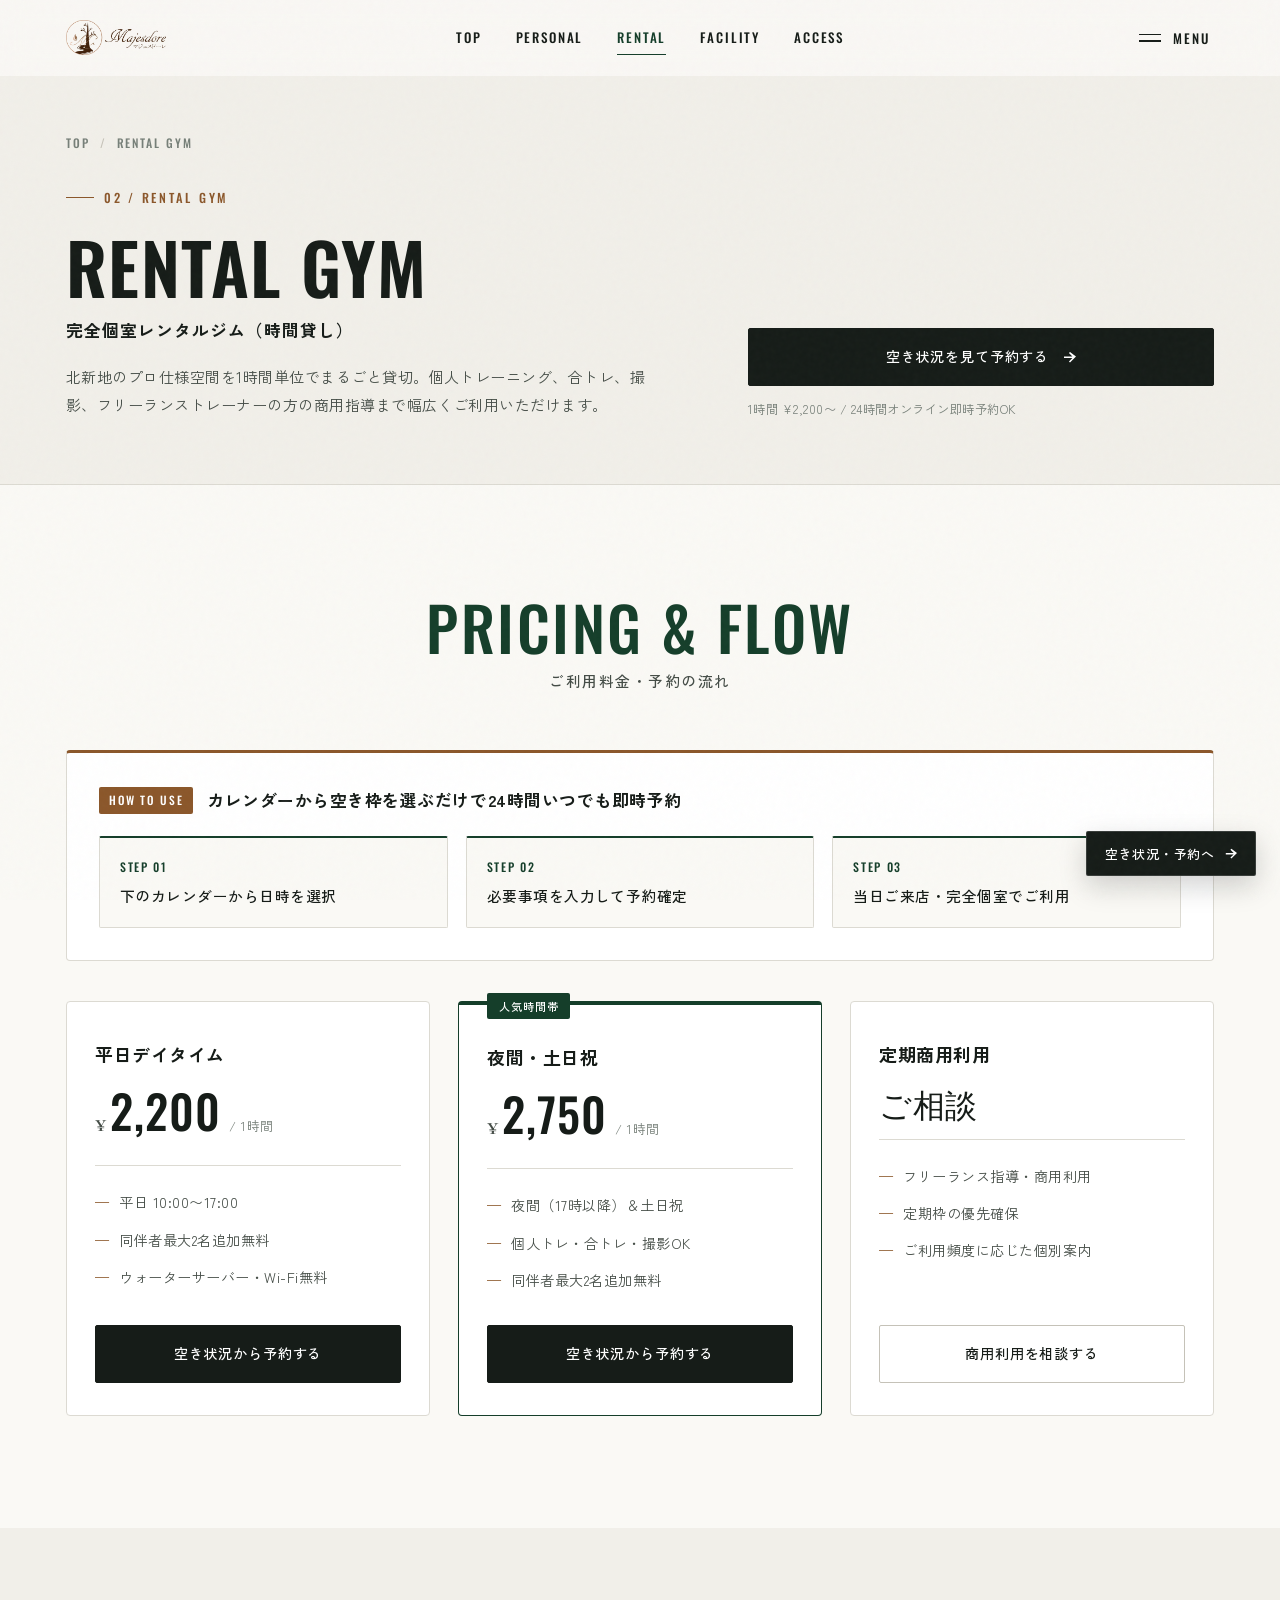
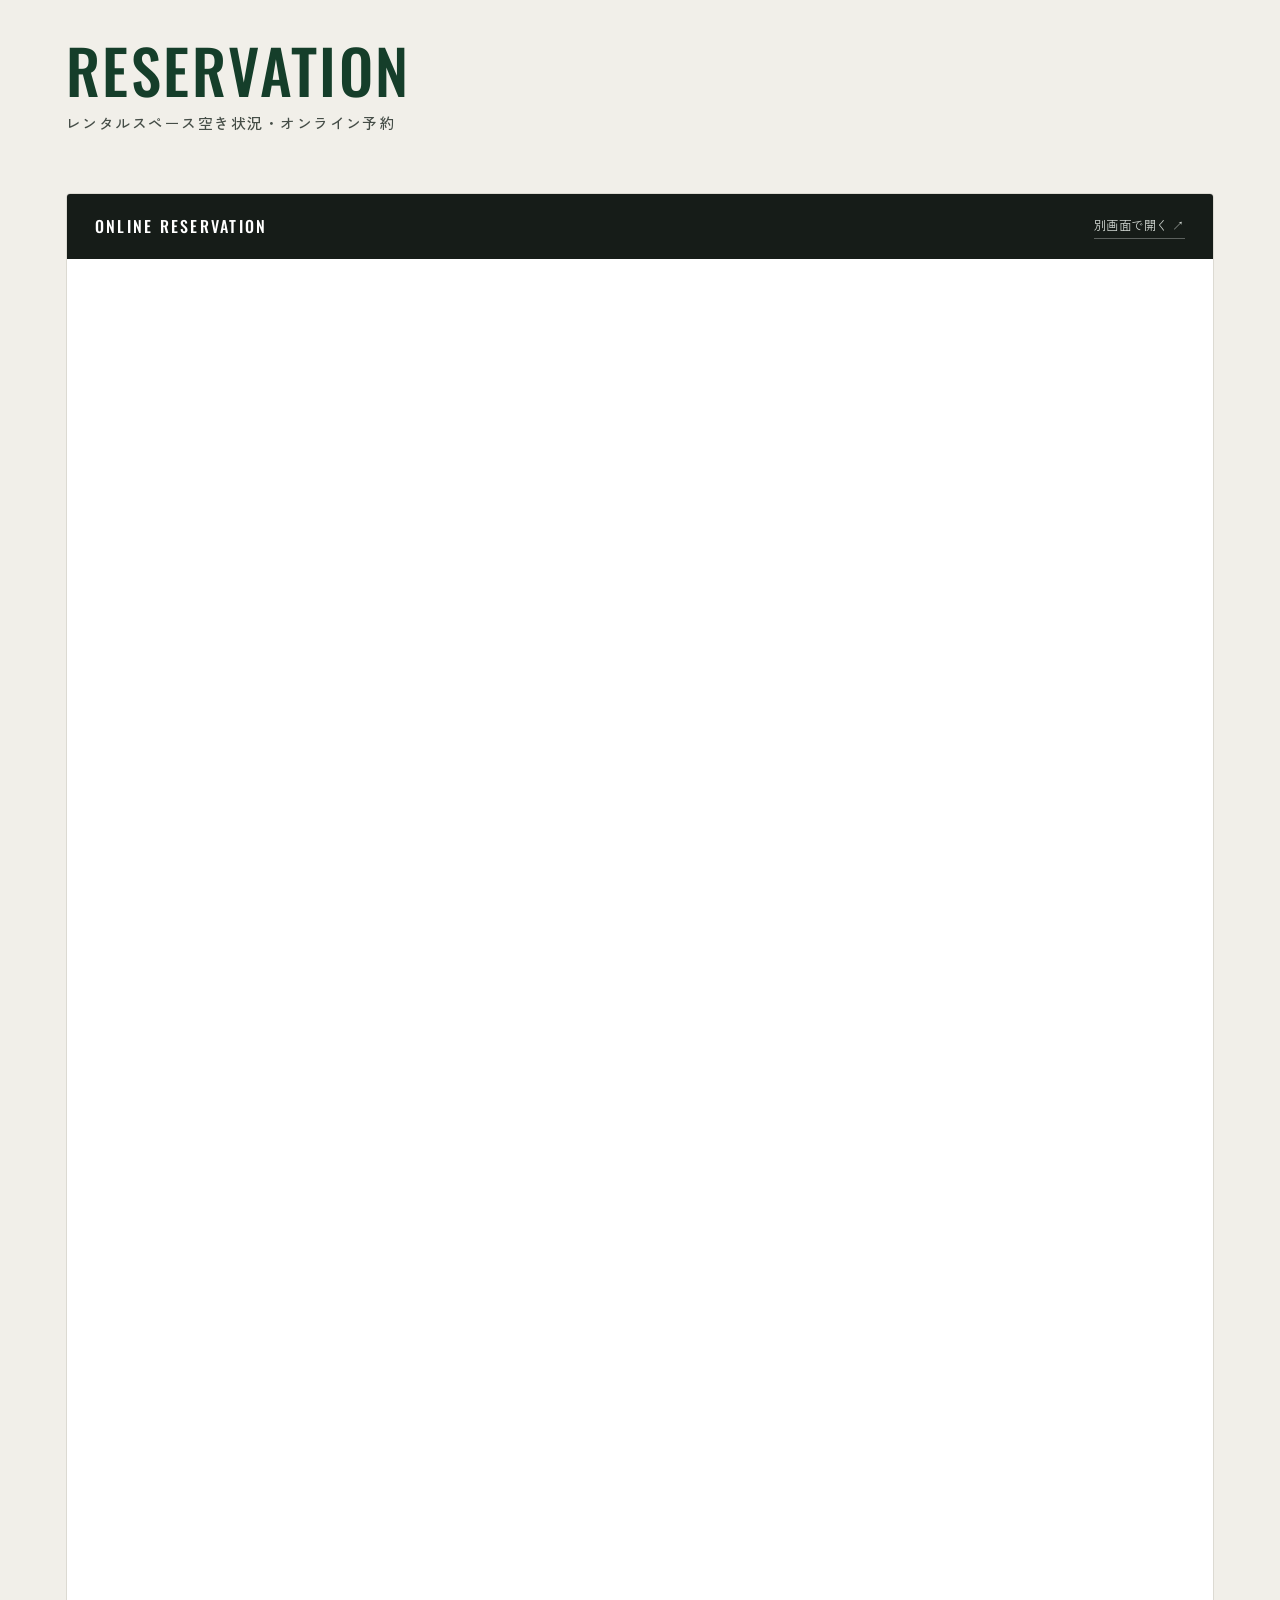
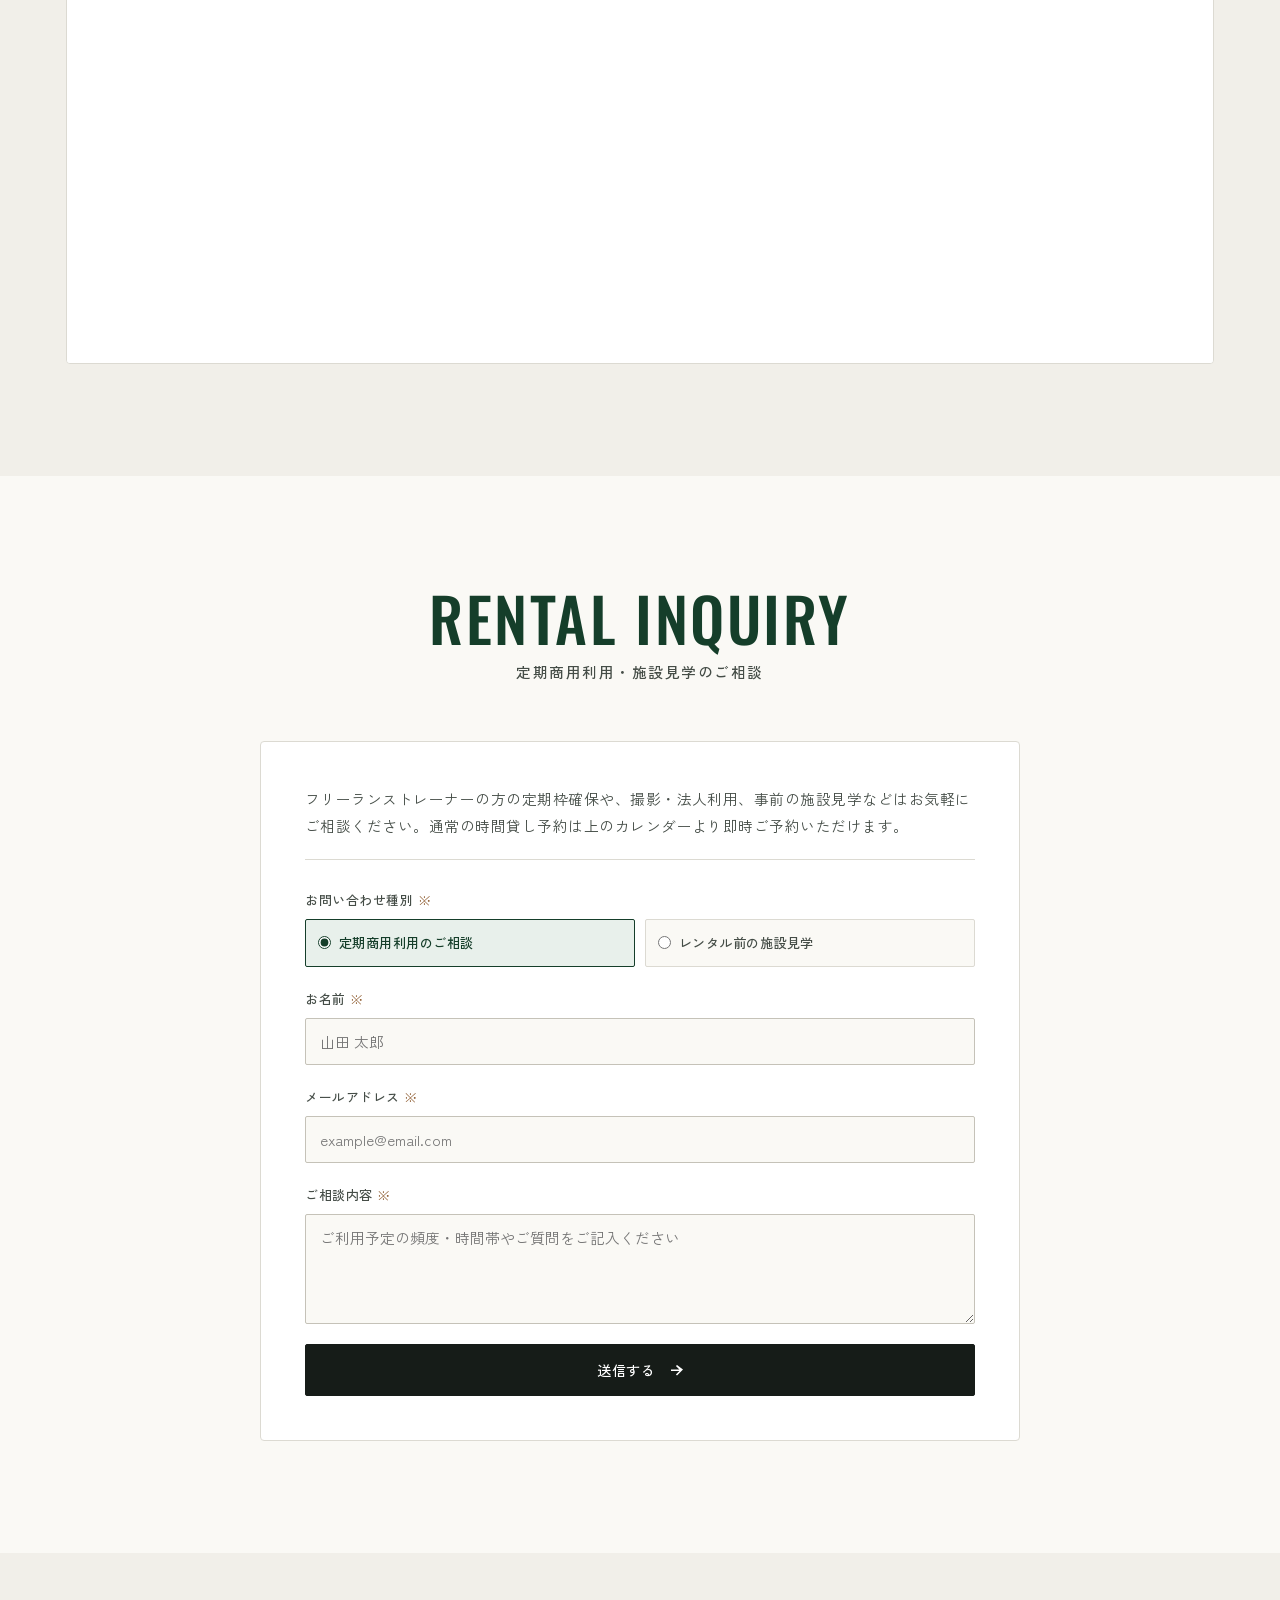
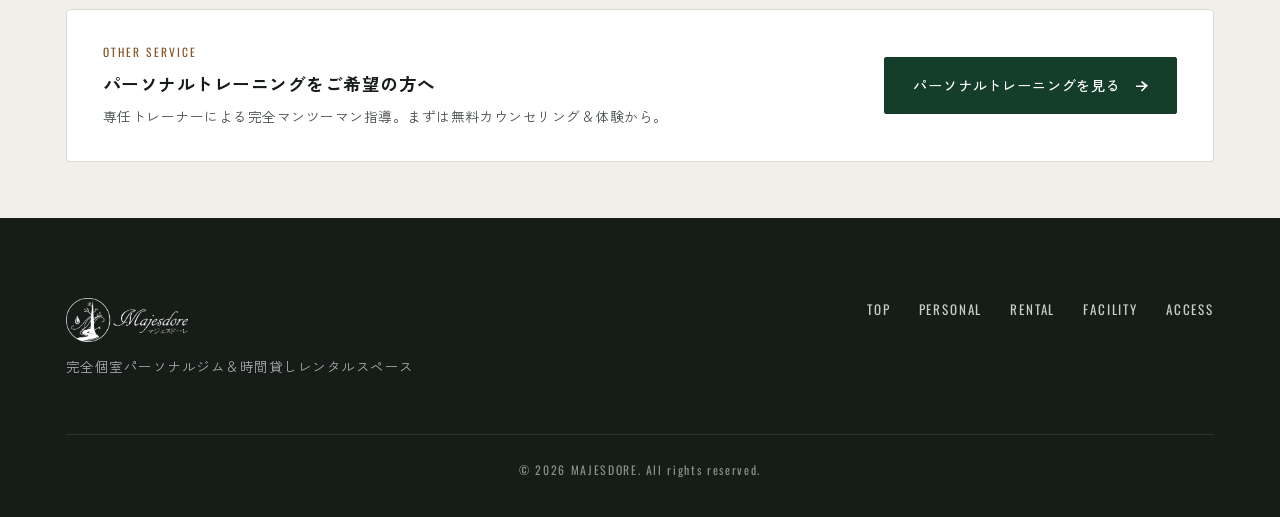
<file: rental.html>
<!DOCTYPE html>
<html lang="ja">
<head>
  <meta charset="UTF-8">
  <meta name="viewport" content="width=device-width, initial-scale=1.0">
  <title>レンタルジム（時間貸し） | MAJESDORE（マジェスドーレ）</title>
  <link rel="icon" type="image/png" href="img/favicon.png">
  <link rel="apple-touch-icon" href="img/favicon.png">

  <!-- Google Fonts -->
  <link rel="preconnect" href="https://fonts.googleapis.com">
  <link rel="preconnect" href="https://fonts.gstatic.com" crossorigin>
  <link href="https://fonts.googleapis.com/css2?family=Cormorant+Garamond:ital,wght@0,500;0,600;1,500&family=Oswald:wght@400;500;600;700&family=Zen+Kaku+Gothic+New:wght@400;500;700&display=swap" rel="stylesheet">
  <link rel="stylesheet" href="css/style.css">
</head>
<body>

  <!-- =================================================================
       Header
       ================================================================= -->
  <header class="hub-header">
    <div class="container header-container">
      <a href="index.html" class="header-brand" aria-label="MAJESDORE">
        <img src="img/logo.png" alt="マジェスドーレ Majesdore">
      </a>

      <nav class="header-links">
        <a href="index.html" class="nav-item-link">Top</a>
        <a href="personal.html" class="nav-item-link">Personal</a>
        <a href="rental.html" class="nav-item-link is-active">Rental</a>
        <a href="index.html#facility" class="nav-item-link">Facility</a>
        <a href="index.html#access" class="nav-item-link">Access</a>
      </nav>

      <div>
        <button class="btn-menu-toggle" id="btnMenuToggle" aria-label="メニュー">
          <div class="menu-bars-icon">
            <span></span>
            <span></span>
          </div>
          <span>Menu</span>
        </button>
      </div>
    </div>
  </header>

  <!-- =================================================================
       Dual-Layer Drawer Menu
       ================================================================= -->
  <div class="menu-backdrop" id="menuBackdrop"></div>
  <div class="menu-layer-orange" id="menuLayerOrange"></div>
  <aside class="menu-panel" id="menuPanel" aria-label="メニューナビゲーション">
    <div class="panel-header">
      <img src="img/logo.png" alt="MAJESDORE" style="height: 36px; width: auto;">
      <button class="btn-menu-toggle" id="panelCloseBtn" aria-label="閉じる">
        <span style="font-size: 1.3rem; margin-right: 4px;">✕</span>
        <span>Close</span>
      </button>
    </div>

    <div class="panel-links">
      <a href="index.html" class="panel-link-card">
        <span class="panel-link-en">00 Top</span>
        <span class="panel-link-ja">トップページ</span>
      </a>
      <a href="personal.html" class="panel-link-card">
        <span class="panel-link-en">01 Personal</span>
        <span class="panel-link-ja">パーソナルトレーニング</span>
      </a>
      <a href="rental.html" class="panel-link-card">
        <span class="panel-link-en">02 Rental</span>
        <span class="panel-link-ja">レンタルジム（時間貸し）</span>
      </a>
      <a href="index.html#facility" class="panel-link-card">
        <span class="panel-link-en">03 Facility</span>
        <span class="panel-link-ja">施設・設備写真</span>
      </a>
      <a href="index.html#access" class="panel-link-card">
        <span class="panel-link-en">04 Access</span>
        <span class="panel-link-ja">アクセス・営業時間</span>
      </a>
    </div>

    <div class="panel-footer-actions">
      <a href="personal.html#counseling-form" class="btn-pill btn-pill-orange menu-close-action" style="width: 100%;">
        <span>パーソナル無料相談</span>
        <svg viewBox="0 0 20 20"><path d="M12 4l-1.4 1.4L15.2 10H4v2h11.2l-4.6 4.6L12 18l8-8z"/></svg>
      </a>
      <a href="#reserve" class="btn-pill btn-pill-black menu-close-action" style="width: 100%;">
        <span>レンタル予約（カレンダー）</span>
        <svg viewBox="0 0 20 20"><path d="M12 4l-1.4 1.4L15.2 10H4v2h11.2l-4.6 4.6L12 18l8-8z"/></svg>
      </a>
    </div>
  </aside>

  <main>
    <!-- =================================================================
         Subpage Hero: Rental Gym
         ================================================================= -->
    <section class="subpage-hero subpage-hero-rental">
      <div class="container">
        <nav class="breadcrumb" aria-label="パンくずリスト">
          <a href="index.html">Top</a>
          <span class="sep">/</span>
          <span>Rental Gym</span>
        </nav>

        <div class="subpage-hero-grid">
          <div>
            <span class="hero-badge-tag">02 / RENTAL GYM</span>
            <h1 class="subpage-title-en">Rental Gym</h1>
            <p class="subpage-title-ja">完全個室レンタルジム（時間貸し）</p>
            <p class="subpage-lead">
              北新地のプロ仕様空間を1時間単位でまるごと貸切。個人トレーニング、合トレ、撮影、フリーランストレーナーの方の商用指導まで幅広くご利用いただけます。
            </p>
          </div>
          <div class="subpage-hero-cta">
            <a href="#reserve" class="btn-pill btn-pill-black" style="width: 100%;">
              <span>空き状況を見て予約する</span>
              <svg viewBox="0 0 20 20"><path d="M12 4l-1.4 1.4L15.2 10H4v2h11.2l-4.6 4.6L12 18l8-8z"/></svg>
            </a>
            <span class="subpage-hero-note">1時間 ¥2,200〜 / 24時間オンライン即時予約OK</span>
          </div>
        </div>
      </div>
    </section>

    <!-- =================================================================
         Rental Pricing & Flow
         ================================================================= -->
    <section class="sec-wrap" id="pricing">
      <div class="container">
        <div class="sec-header center">
          <h2 class="sec-title-en">Pricing &amp; Flow</h2>
          <p class="sec-title-ja">ご利用料金・予約の流れ</p>
        </div>

        <div class="policy-box">
          <div class="policy-head-row">
            <span class="policy-tag">HOW TO USE</span>
            <h4 class="policy-title">カレンダーから空き枠を選ぶだけで24時間いつでも即時予約</h4>
          </div>
          <div class="steps-row">
            <div class="step-card">
              <span>STEP 01</span>
              <h5>下のカレンダーから日時を選択</h5>
            </div>
            <div class="step-card">
              <span>STEP 02</span>
              <h5>必要事項を入力して予約確定</h5>
            </div>
            <div class="step-card">
              <span>STEP 03</span>
              <h5>当日ご来店・完全個室でご利用</h5>
            </div>
          </div>
        </div>

        <div class="pricing-grid">
          <div class="price-card">
            <h4 class="price-plan-title">平日デイタイム</h4>
            <div class="price-digits-row">
              <span class="yen">¥</span>
              <span class="digits">2,200</span>
              <span class="unit">/ 1時間</span>
            </div>
            <ul class="price-features">
              <li>平日 10:00〜17:00</li>
              <li>同伴者最大2名追加無料</li>
              <li>ウォーターサーバー・Wi-Fi無料</li>
            </ul>
            <a href="#reserve" class="btn-pill btn-pill-black" style="margin-top: auto;">
              <span>空き状況から予約する</span>
            </a>
          </div>

          <div class="price-card featured">
            <div class="ribbon">人気時間帯</div>
            <h4 class="price-plan-title">夜間・土日祝</h4>
            <div class="price-digits-row">
              <span class="yen">¥</span>
              <span class="digits">2,750</span>
              <span class="unit">/ 1時間</span>
            </div>
            <ul class="price-features">
              <li>夜間（17時以降）＆土日祝</li>
              <li>個人トレ・合トレ・撮影OK</li>
              <li>同伴者最大2名追加無料</li>
            </ul>
            <a href="#reserve" class="btn-pill btn-pill-black" style="margin-top: auto;">
              <span>空き状況から予約する</span>
            </a>
          </div>

          <div class="price-card">
            <h4 class="price-plan-title">定期商用利用</h4>
            <div class="price-digits-row">
              <span class="digits" style="font-size: 2rem;">ご相談</span>
            </div>
            <ul class="price-features">
              <li>フリーランス指導・商用利用</li>
              <li>定期枠の優先確保</li>
              <li>ご利用頻度に応じた個別案内</li>
            </ul>
            <a href="#rental-contact" class="btn-pill btn-pill-outline" style="margin-top: auto;">
              <span>商用利用を相談する</span>
            </a>
          </div>
        </div>
      </div>
    </section>

    <!-- =================================================================
         Reservation Calendar (Rental Only)
         ================================================================= -->
    <section class="sec-wrap sec-wrap-gray" id="reserve">
      <div class="container">
        <div class="sec-header">
          <h2 class="sec-title-en">Reservation</h2>
          <p class="sec-title-ja">レンタルスペース空き状況・オンライン予約</p>
        </div>

        <div class="reservation-box">
          <div class="reservation-top-bar">
            <h4>ONLINE RESERVATION</h4>
            <a href="https://airrsv.net/majesdore/calendar/" target="_blank" rel="noopener noreferrer" class="reservation-ext-link">別画面で開く ↗</a>
          </div>

          <div class="reservation-embed-view" id="reservationCalendarContainer">
            <iframe class="reservation-iframe" type="text/html" frameborder="0" scrolling="no" width="100%" height="1680" src="https://airrsv.net/majesdore/calendar/embed/"></iframe>
          </div>
        </div>
      </div>
    </section>

    <!-- =================================================================
         Commercial / Preview Inquiry Form
         ================================================================= -->
    <section class="sec-wrap" id="rental-contact">
      <div class="container">
        <div class="sec-header center">
          <h2 class="sec-title-en">Rental Inquiry</h2>
          <p class="sec-title-ja">定期商用利用・施設見学のご相談</p>
        </div>

        <div class="single-form-wrap">
          <p class="single-form-intro">
            フリーランストレーナーの方の定期枠確保や、撮影・法人利用、事前の施設見学などはお気軽にご相談ください。通常の時間貸し予約は上のカレンダーより即時ご予約いただけます。
          </p>

          <form id="contactForm" novalidate>
            <div class="field-group">
              <label class="field-label">お問い合わせ種別 <span class="req">※</span></label>
              <div class="field-radios">
                <label class="field-radio-opt">
                  <input type="radio" name="inquiry_type" value="rental" checked>
                  <span>定期商用利用のご相談</span>
                </label>
                <label class="field-radio-opt">
                  <input type="radio" name="inquiry_type" value="preview">
                  <span>レンタル前の施設見学</span>
                </label>
              </div>
            </div>

            <div class="field-group">
              <label for="userName" class="field-label">お名前 <span class="req">※</span></label>
              <input type="text" id="userName" class="field-input" placeholder="山田 太郎" required>
            </div>

            <div class="field-group">
              <label for="userEmail" class="field-label">メールアドレス <span class="req">※</span></label>
              <input type="email" id="userEmail" class="field-input" placeholder="example@email.com" required>
            </div>

            <div class="field-group">
              <label for="userMessage" class="field-label">ご相談内容 <span class="req">※</span></label>
              <textarea id="userMessage" class="field-textarea" rows="4" placeholder="ご利用予定の頻度・時間帯やご質問をご記入ください" required></textarea>
            </div>

            <button type="submit" class="btn-pill btn-pill-black" style="width: 100%;">
              <span>送信する</span>
              <svg viewBox="0 0 20 20"><path d="M12 4l-1.4 1.4L15.2 10H4v2h11.2l-4.6 4.6L12 18l8-8z"/></svg>
            </button>
          </form>
        </div>
      </div>
    </section>

    <!-- Cross-link to Personal Training -->
    <section class="sec-wrap sec-wrap-gray" style="padding: 56px 0;">
      <div class="container">
        <div class="cross-service-bar">
          <div>
            <span class="cross-service-label">OTHER SERVICE</span>
            <h4>パーソナルトレーニングをご希望の方へ</h4>
            <p>専任トレーナーによる完全マンツーマン指導。まずは無料カウンセリング＆体験から。</p>
          </div>
          <a href="personal.html" class="btn-pill btn-pill-orange">
            <span>パーソナルトレーニングを見る</span>
            <svg viewBox="0 0 20 20"><path d="M12 4l-1.4 1.4L15.2 10H4v2h11.2l-4.6 4.6L12 18l8-8z"/></svg>
          </a>
        </div>
      </div>
    </section>
  </main>

  <!-- 右下固定（レンタル専用） -->
  <div class="floating-action-group" aria-label="レンタル予約へ">
    <a href="#reserve" class="floating-reserve-pill floating-pill-rental">
      <span>空き状況・予約へ</span>
      <svg viewBox="0 0 20 20" style="width: 14px; height: 14px;"><path d="M12 4l-1.4 1.4L15.2 10H4v2h11.2l-4.6 4.6L12 18l8-8z"/></svg>
    </a>
  </div>

  <!-- =================================================================
       Footer
       ================================================================= -->
  <footer class="hub-footer">
    <div class="container">
      <div class="footer-inner">
        <div>
          <img src="img/logo.png" alt="MAJESDORE" style="height: 44px; width: auto; filter: brightness(0) invert(1); margin-bottom: 12px;">
          <p style="font-size: 0.85rem; color: #aaa;">完全個室パーソナルジム＆時間貸しレンタルスペース</p>
        </div>
        <div class="footer-nav-links">
          <a href="index.html">Top</a>
          <a href="personal.html">Personal</a>
          <a href="rental.html">Rental</a>
          <a href="index.html#facility">Facility</a>
          <a href="index.html#access">Access</a>
        </div>
      </div>
      <div class="footer-copy">
        &copy; 2026 MAJESDORE. All rights reserved.
      </div>
    </div>
  </footer>

  <!-- 送信完了モーダル -->
  <div class="modal-overlay" id="successModal">
    <div class="modal-card">
      <div style="font-family: var(--font-en); font-size: 2rem; font-weight: 500; color: var(--color-primary); margin-bottom: 8px; letter-spacing: 0.06em;">
        THANK YOU
      </div>
      <p style="font-weight: 500; margin-bottom: 24px;">送信が完了しました。24時間以内にご連絡いたします。</p>
      <button class="btn-pill btn-pill-black" id="modalCloseBtn" style="width: 100%;">閉じる</button>
    </div>
  </div>

  <script src="js/main.js"></script>
</body>
</html>
</file>
<file: css/style.css>
/* ==========================================================================
   MAJESDORE - Architectural Editorial Fitness Space
   Refined Forest & Warm Stone Aesthetic (Kitashinchi, Osaka)
   ========================================================================== */

:root {
  /* Forest & Warm Wood Palette */
  --color-primary: #153e2a;          /* Deep Forest Green */
  --color-primary-hover: #0d2a1c;
  --color-primary-light: #e8f0eb;
  --color-primary-mid: #23533b;

  --color-accent: #8b572a;           /* Warm Wood & Bark Brown */
  --color-accent-hover: #6e421d;
  --color-accent-light: #f4ece4;
  --color-accent-mid: #a76d3b;

  /* Compatibility aliases */
  --color-orange: var(--color-primary);
  --color-orange-hover: var(--color-primary-hover);
  --color-orange-light: var(--color-primary-light);
  --color-brown: var(--color-accent);
  --color-brown-hover: var(--color-accent-hover);
  --color-brown-light: var(--color-accent-light);

  /* Architectural Neutrals (Warm Alabaster & Stone instead of sterile white/gray) */
  --color-black: #161c18;            /* Deep Forest Charcoal */
  --color-black-pure: #0d110e;
  --color-white: #faf9f5;            /* Warm Alabaster */
  --color-surface: #ffffff;
  --color-gray-bg: #f1efe9;          /* Warm Linen Stone */
  --color-gray-border: #dcdad2;      /* Quiet Architectural Hairline */
  --color-gray-border-strong: #c5c2b8;
  --color-gray-dark: #454d47;
  --color-gray-muted: #767f78;

  /* Typography */
  --font-en: 'Oswald', -apple-system, sans-serif;
  --font-serif: 'Cormorant Garamond', Georgia, serif;
  --font-ja: 'Zen Kaku Gothic New', 'Hiragino Kaku Gothic ProN', sans-serif;
  --font-base: var(--font-ja);

  /* Crisp Architectural Radii */
  --radius-card: 4px;
  --radius-sm: 2px;
  --radius-full: 9999px;

  /* Motion */
  --ease-out-expo: cubic-bezier(0.16, 1, 0.3, 1);
  --ease-editorial: cubic-bezier(0.22, 1, 0.36, 1);
}

/* Reset */
*, *::before, *::after {
  box-sizing: border-box;
  margin: 0;
  padding: 0;
}

html {
  scroll-behavior: smooth;
  font-size: 16px;
  background-color: var(--color-white);
  color: var(--color-black);
  overflow-x: clip;
}

body {
  font-family: var(--font-ja);
  font-weight: 400;
  background-color: var(--color-white);
  color: var(--color-black);
  line-height: 1.8;
  letter-spacing: 0.03em;
  -webkit-font-smoothing: antialiased;
  -moz-osx-font-smoothing: grayscale;
  overflow-x: clip;
  max-width: 100%;
}

main, section {
  overflow-x: clip;
}

/* Subtle paper grain overlay for tactile depth */
body::before {
  content: '';
  position: fixed;
  inset: 0;
  pointer-events: none;
  z-index: 9990;
  opacity: 0.025;
  background-image: url("data:image/svg+xml,%3Csvg viewBox='0 0 200 200' xmlns='http://www.w3.org/2000/svg'%3E%3Cfilter id='n'%3E%3CfeTurbulence type='fractalNoise' baseFrequency='0.85' numOctaves='3' stitchTiles='stitch'/%3E%3C/filter%3E%3Crect width='100%25' height='100%25' filter='url(%23n)'/%3E%3C/svg%3E");
}

img {
  max-width: 100%;
  height: auto;
  display: block;
}

a {
  color: inherit;
  text-decoration: none;
}

button {
  font-family: inherit;
  cursor: pointer;
  border: none;
  background: none;
}

ul {
  list-style: none;
}

.container {
  width: 100%;
  max-width: 1260px;
  margin: 0 auto;
  padding: 0 clamp(20px, 5vw, 56px);
}

/* Subtle Editorial Scroll Reveal */
.reveal-item {
  opacity: 0;
  transform: translateY(20px);
  transition: opacity 0.75s var(--ease-editorial), transform 0.75s var(--ease-editorial);
}

.reveal-item.is-visible {
  opacity: 1;
  transform: translateY(0);
}

@media (prefers-reduced-motion: reduce) {
  .reveal-item {
    opacity: 1;
    transform: none;
    transition: none;
  }
}

/* ==========================================================================
   Page Transition Overlay
   ========================================================================== */
.page-loader {
  position: fixed;
  inset: 0;
  background-color: var(--color-primary);
  z-index: 10000;
  pointer-events: none;
  transform: translateY(0%);
  transition: transform 0.75s var(--ease-out-expo);
  display: flex;
  align-items: center;
  justify-content: center;
}

.page-loader.loaded {
  transform: translateY(-100%);
}

.loader-badge {
  color: var(--color-white);
  font-family: var(--font-en);
  font-size: 1.9rem;
  font-weight: 500;
  letter-spacing: 0.28em;
  text-indent: 0.28em;
}

/* ==========================================================================
   Header (Quiet Architectural Navigation)
   ========================================================================== */
.hub-header {
  position: fixed;
  top: 0;
  left: 0;
  width: 100%;
  height: 76px;
  background-color: rgba(250, 249, 245, 0.88);
  backdrop-filter: blur(12px);
  -webkit-backdrop-filter: blur(12px);
  border-bottom: 1px solid transparent;
  z-index: 9000;
  transition: border-color 0.35s ease, background-color 0.35s ease;
}

.hub-header.scrolled {
  background-color: rgba(250, 249, 245, 0.96);
  border-bottom-color: var(--color-gray-border);
}

.header-container {
  display: flex;
  align-items: center;
  justify-content: space-between;
  height: 100%;
}

.header-brand img {
  height: 36px;
  width: auto;
  object-fit: contain;
}

.header-links {
  display: flex;
  align-items: center;
  gap: 34px;
}

.nav-item-link {
  font-family: var(--font-en);
  font-size: 0.82rem;
  font-weight: 500;
  text-transform: uppercase;
  color: var(--color-black);
  position: relative;
  letter-spacing: 0.14em;
  padding: 6px 0;
  transition: color 0.25s ease;
}

.nav-item-link::after {
  content: '';
  position: absolute;
  left: 0;
  bottom: 0;
  width: 100%;
  height: 1px;
  background-color: var(--color-primary);
  transform: scaleX(0);
  transform-origin: right;
  transition: transform 0.35s var(--ease-editorial);
}

.nav-item-link:hover,
.nav-item-link.is-active {
  color: var(--color-primary);
}

.nav-item-link:hover::after,
.nav-item-link.is-active::after {
  transform: scaleX(1);
  transform-origin: left;
}

.btn-menu-toggle {
  display: flex;
  align-items: center;
  gap: 12px;
  font-family: var(--font-en);
  font-size: 0.82rem;
  font-weight: 500;
  text-transform: uppercase;
  letter-spacing: 0.16em;
  color: var(--color-black);
  padding: 8px 4px;
  transition: color 0.25s ease;
}

.btn-menu-toggle:hover {
  color: var(--color-primary);
}

.menu-bars-icon {
  width: 22px;
  height: 8px;
  position: relative;
  display: flex;
  flex-direction: column;
  justify-content: space-between;
}

.menu-bars-icon span {
  display: block;
  width: 100%;
  height: 1.5px;
  background-color: currentColor;
  transition: transform 0.3s ease;
}

/* ==========================================================================
   Dual-Slide Menu Drawer (Forest Green Under-Layer + Warm Alabaster Panel)
   ========================================================================== */
.menu-backdrop {
  position: fixed;
  inset: 0;
  background-color: rgba(13, 17, 14, 0.48);
  backdrop-filter: blur(4px);
  z-index: 9500;
  opacity: 0;
  pointer-events: none;
  transition: opacity 0.4s ease;
}

.menu-backdrop.open {
  opacity: 1;
  pointer-events: auto;
}

.menu-layer-orange {
  position: fixed;
  top: 0;
  right: -100%;
  width: 100%;
  max-width: 580px;
  height: 100%;
  background-color: var(--color-primary);
  z-index: 9550;
  transition: right 0.45s var(--ease-out-expo);
}

.menu-layer-orange.open {
  right: 0;
}

.menu-panel {
  position: fixed;
  top: 0;
  right: -100%;
  width: 100%;
  max-width: 560px;
  height: 100%;
  background-color: var(--color-white);
  z-index: 9600;
  padding: 44px 40px;
  display: flex;
  flex-direction: column;
  overflow-y: auto;
  transition: right 0.5s var(--ease-out-expo) 0.05s;
}

.menu-panel.open {
  right: 0;
}

.panel-header {
  display: flex;
  align-items: center;
  justify-content: space-between;
  margin-bottom: 44px;
  padding-bottom: 20px;
  border-bottom: 1px solid var(--color-gray-border);
}

.panel-links {
  display: grid;
  grid-template-columns: 1fr;
  gap: 4px;
  margin-bottom: 40px;
}

.panel-link-card {
  display: flex;
  align-items: baseline;
  justify-content: space-between;
  padding: 14px 0;
  border-bottom: 1px solid var(--color-gray-border);
  transition: padding-left 0.3s var(--ease-editorial), color 0.25s ease;
}

.panel-link-card:hover {
  padding-left: 10px;
}

.panel-link-en {
  font-family: var(--font-en);
  font-size: 1.35rem;
  font-weight: 500;
  color: var(--color-primary);
  text-transform: uppercase;
  letter-spacing: 0.06em;
}

.panel-link-ja {
  font-size: 0.8rem;
  font-weight: 500;
  color: var(--color-gray-muted);
}

.panel-footer-actions {
  margin-top: auto;
  padding-top: 28px;
  display: flex;
  flex-direction: column;
  gap: 10px;
}

/* ==========================================================================
   Buttons (Crisp Editorial Proportions, 2-System Color Coding)
   ========================================================================== */
.btn-pill {
  display: inline-flex;
  align-items: center;
  justify-content: center;
  gap: 12px;
  padding: 15px 28px;
  border-radius: var(--radius-sm);
  font-weight: 500;
  font-size: 0.88rem;
  letter-spacing: 0.06em;
  cursor: pointer;
  position: relative;
  overflow: hidden;
  transition: background-color 0.3s ease, color 0.3s ease, border-color 0.3s ease, transform 0.3s var(--ease-editorial);
}

/* Primary Button: Deep Forest Green (Personal Training -> #contact) */
.btn-pill-primary,
.btn-pill-orange {
  background-color: var(--color-primary);
  color: #fff;
  border: 1px solid var(--color-primary);
}

.btn-pill-primary:hover,
.btn-pill-orange:hover {
  background-color: var(--color-primary-hover);
  border-color: var(--color-primary-hover);
}

/* Accent Button: Warm Wood Brown */
.btn-pill-brown,
.btn-pill-accent {
  background-color: var(--color-accent);
  color: #fff;
  border: 1px solid var(--color-accent);
}

.btn-pill-brown:hover,
.btn-pill-accent:hover {
  background-color: var(--color-accent-hover);
  border-color: var(--color-accent-hover);
}

/* Rental Space Button: Deep Charcoal Black (Rental -> #reservation) */
.btn-pill-black {
  background-color: var(--color-black);
  color: #fff;
  border: 1px solid var(--color-black);
}

.btn-pill-black:hover {
  background-color: #26312a;
  border-color: #26312a;
}

.btn-pill-outline {
  background-color: transparent;
  color: var(--color-black);
  border: 1px solid var(--color-gray-border-strong);
}

.btn-pill-outline:hover {
  border-color: var(--color-primary);
  color: var(--color-primary);
  background-color: var(--color-primary-light);
}

.btn-pill svg {
  width: 15px;
  height: 15px;
  fill: currentColor;
  transition: transform 0.3s var(--ease-editorial);
}

.btn-pill:hover svg {
  transform: translateX(4px);
}

/* ==========================================================================
   Hero Section (Editorial Asymmetric Composition)
   ========================================================================== */
.hero-sec {
  padding-top: 124px;
  padding-bottom: 96px;
  min-height: 92vh;
  display: flex;
  align-items: center;
  position: relative;
}

.hero-grid {
  display: grid;
  grid-template-columns: 1.15fr 0.85fr;
  gap: clamp(40px, 5vw, 76px);
  align-items: center;
  width: 100%;
}

.hero-badge-tag {
  display: inline-flex;
  align-items: center;
  gap: 10px;
  color: var(--color-accent);
  font-family: var(--font-en);
  font-size: 0.78rem;
  font-weight: 500;
  letter-spacing: 0.22em;
  margin-bottom: 24px;
}

.hero-badge-tag::before {
  content: '';
  display: inline-block;
  width: 28px;
  height: 1px;
  background-color: var(--color-accent);
}

.hero-giant-title {
  font-family: var(--font-en);
  font-size: clamp(3.4rem, 7.2vw, 6.2rem);
  font-weight: 600;
  line-height: 0.94;
  text-transform: uppercase;
  color: var(--color-black);
  letter-spacing: 0.01em;
  margin-bottom: 36px;
}

.hero-giant-title span {
  color: var(--color-primary);
}

.hero-content-row {
  display: flex;
  gap: 32px;
  align-items: flex-start;
  margin-bottom: 42px;
}

.hero-vertical-slogan {
  writing-mode: vertical-rl;
  font-weight: 500;
  font-size: 1rem;
  letter-spacing: 0.22em;
  border-right: 1px solid var(--color-accent);
  padding-right: 16px;
  height: 175px;
  display: flex;
  justify-content: center;
  color: var(--color-black);
  flex-shrink: 0;
}

.hero-minimal-desc {
  font-size: 0.96rem;
  font-weight: 400;
  color: var(--color-gray-dark);
  line-height: 2;
  padding-top: 6px;
}

.hero-minimal-desc strong {
  color: var(--color-primary);
  font-weight: 700;
}

.hero-btn-group {
  display: flex;
  flex-wrap: wrap;
  gap: 14px;
  margin-bottom: 48px;
}

/* Architectural Spec Strip (replaces generic SaaS KPI bar) */
.hero-numbers-bar {
  display: grid;
  grid-template-columns: repeat(3, 1fr);
  gap: 24px;
  padding-top: 28px;
  border-top: 1px solid var(--color-gray-border);
}

.hero-num-cell .num {
  font-family: var(--font-en);
  font-size: 1.95rem;
  font-weight: 500;
  color: var(--color-primary);
  line-height: 1.05;
  letter-spacing: 0.02em;
}

.hero-num-cell .label {
  font-size: 0.76rem;
  font-weight: 500;
  color: var(--color-gray-muted);
  margin-top: 6px;
  letter-spacing: 0.04em;
}

/* Hero Right: Borderless Editorial Visual Frame */
.hero-visual-col {
  display: flex;
  flex-direction: column;
  gap: 12px;
}

.hero-visual-box {
  position: relative;
  border-radius: var(--radius-sm);
  overflow: hidden;
  aspect-ratio: 4 / 5;
  background-color: var(--color-black);
}

.hero-visual-box img {
  width: 100%;
  height: 100%;
  object-fit: cover;
  transition: transform 1.2s var(--ease-out-expo);
}

.hero-visual-box:hover img {
  transform: scale(1.03);
}

.hero-visual-caption {
  display: flex;
  align-items: center;
  justify-content: space-between;
  padding-top: 8px;
  border-top: 1px solid var(--color-gray-border);
  font-size: 0.75rem;
  color: var(--color-gray-muted);
}

.hero-visual-caption .caption-place {
  font-family: var(--font-en);
  font-size: 0.76rem;
  letter-spacing: 0.16em;
  color: var(--color-accent);
  font-weight: 500;
}

/* ==========================================================================
   Section Headers (Editorial Scale & Generous Breathing Room)
   ========================================================================== */
.sec-wrap {
  padding: 112px 0;
}

.sec-wrap-gray {
  background-color: var(--color-gray-bg);
}

.sec-header {
  margin-bottom: 56px;
}

.sec-header.center {
  text-align: center;
}

.sec-title-en {
  font-family: var(--font-en);
  font-size: clamp(2.4rem, 4.8vw, 3.8rem);
  font-weight: 500;
  color: var(--color-primary);
  line-height: 1;
  text-transform: uppercase;
  letter-spacing: 0.04em;
  margin-bottom: 10px;
}

.sec-title-ja {
  font-size: 0.92rem;
  font-weight: 500;
  color: var(--color-gray-dark);
  letter-spacing: 0.1em;
}

/* ==========================================================================
   Features: 01 & 02 Editorial Service Cards
   ========================================================================== */
.features-grid {
  display: grid;
  grid-template-columns: 1fr 1fr;
  gap: 36px;
}

.feature-card {
  border: 1px solid var(--color-gray-border);
  border-radius: var(--radius-card);
  background-color: var(--color-surface);
  overflow: hidden;
  display: flex;
  flex-direction: column;
  transition: border-color 0.35s ease, transform 0.45s var(--ease-editorial);
}

.feature-card:hover {
  border-color: var(--color-primary);
  transform: translateY(-3px);
}

.feature-thumb {
  position: relative;
  height: 280px;
  overflow: hidden;
  background-color: var(--color-black);
}

.feature-thumb img {
  width: 100%;
  height: 100%;
  object-fit: cover;
  transition: transform 0.7s var(--ease-out-expo);
}

.feature-card:hover .feature-thumb img {
  transform: scale(1.04);
}

.feature-badge-no {
  position: absolute;
  top: 18px;
  left: 18px;
  background-color: rgba(21, 62, 42, 0.92);
  color: #fff;
  font-family: var(--font-en);
  font-size: 1.05rem;
  font-weight: 500;
  letter-spacing: 0.12em;
  padding: 4px 12px;
  border-radius: var(--radius-sm);
  line-height: 1.2;
}

.feature-body {
  padding: 36px 34px 34px;
  display: flex;
  flex-direction: column;
  flex-grow: 1;
}

.feature-flow-badge {
  display: inline-flex;
  align-items: center;
  gap: 8px;
  align-self: flex-start;
  font-size: 0.74rem;
  font-weight: 500;
  padding: 4px 10px;
  border-radius: var(--radius-sm);
  margin-bottom: 16px;
  letter-spacing: 0.05em;
}

.feature-flow-personal {
  background-color: var(--color-primary-light);
  color: var(--color-primary);
}

.feature-flow-rental {
  background-color: var(--color-gray-bg);
  color: var(--color-black);
}

.feature-body h3 {
  font-size: 1.35rem;
  font-weight: 700;
  letter-spacing: 0.04em;
  margin-bottom: 20px;
}

.feature-points {
  display: flex;
  flex-direction: column;
  gap: 12px;
  margin-bottom: 32px;
  padding-top: 18px;
  border-top: 1px solid var(--color-gray-border);
}

.feature-points li {
  display: flex;
  align-items: center;
  gap: 12px;
  font-size: 0.92rem;
  font-weight: 400;
  color: var(--color-gray-dark);
}

.feature-points .dot {
  width: 5px;
  height: 5px;
  border-radius: var(--radius-full);
  background-color: var(--color-accent);
  flex-shrink: 0;
}

/* ==========================================================================
   Facility Photos (Quiet Architectural Gallery)
   ========================================================================== */
.gallery-grid {
  display: grid;
  grid-template-columns: repeat(3, 1fr);
  gap: 24px;
}

.gallery-card {
  position: relative;
  border-radius: var(--radius-sm);
  overflow: hidden;
  aspect-ratio: 4 / 3;
  cursor: pointer;
  background-color: var(--color-black);
}

.gallery-card img {
  width: 100%;
  height: 100%;
  object-fit: cover;
  transition: transform 0.75s var(--ease-out-expo), opacity 0.4s ease;
}

.gallery-card:hover img {
  transform: scale(1.05);
}

.gallery-slot-label {
  position: absolute;
  top: 14px;
  left: 14px;
  background-color: rgba(22, 28, 24, 0.72);
  backdrop-filter: blur(6px);
  color: #fff;
  font-family: var(--font-en);
  font-size: 0.72rem;
  font-weight: 400;
  letter-spacing: 0.14em;
  padding: 3px 9px;
  border-radius: var(--radius-sm);
}

.gallery-caption {
  position: absolute;
  bottom: 0;
  left: 0;
  width: 100%;
  padding: 28px 18px 16px;
  background: linear-gradient(to top, rgba(13, 17, 14, 0.78) 0%, transparent 100%);
  color: #fff;
}

.gallery-caption h4 {
  font-size: 0.92rem;
  font-weight: 500;
  letter-spacing: 0.05em;
}

/* ==========================================================================
   Trainer Section (Editorial Portrait Spread)
   ========================================================================== */
.trainer-card {
  border-top: 1px solid var(--color-gray-border-strong);
  border-bottom: 1px solid var(--color-gray-border-strong);
  padding: 56px 0;
  display: grid;
  grid-template-columns: 0.85fr 1.15fr;
  gap: clamp(32px, 5vw, 64px);
  align-items: center;
}

.trainer-photo {
  border-radius: var(--radius-sm);
  overflow: hidden;
  aspect-ratio: 4 / 5;
  background-color: var(--color-black);
}

.trainer-photo img {
  width: 100%;
  height: 100%;
  object-fit: cover;
}

.trainer-role-tag {
  font-family: var(--font-en);
  font-size: 0.78rem;
  font-weight: 500;
  letter-spacing: 0.2em;
  color: var(--color-accent);
  text-transform: uppercase;
  margin-bottom: 10px;
  display: block;
}

.trainer-name {
  font-family: var(--font-en);
  font-size: clamp(2.1rem, 3.6vw, 2.9rem);
  font-weight: 500;
  letter-spacing: 0.03em;
  line-height: 1.08;
  margin-bottom: 24px;
}

.trainer-quote {
  font-size: 0.96rem;
  font-weight: 400;
  color: var(--color-gray-dark);
  line-height: 1.95;
  margin-bottom: 28px;
  padding-left: 18px;
  border-left: 2px solid var(--color-accent);
}

.trainer-badges {
  display: flex;
  flex-wrap: wrap;
  gap: 8px;
  margin-bottom: 34px;
}

.trainer-badge {
  border: 1px solid var(--color-gray-border-strong);
  background-color: var(--color-surface);
  border-radius: var(--radius-sm);
  padding: 5px 12px;
  font-size: 0.76rem;
  font-weight: 500;
  color: var(--color-gray-dark);
  letter-spacing: 0.03em;
}

/* ==========================================================================
   Pricing Section (Quiet Architectural Table & Tabs)
   ========================================================================== */
.policy-box {
  border: 1px solid var(--color-gray-border);
  border-top: 3px solid var(--color-accent);
  border-radius: var(--radius-card);
  background-color: var(--color-surface);
  padding: 32px;
  margin-bottom: 40px;
  display: flex;
  flex-direction: column;
  gap: 20px;
}

.policy-head-row {
  display: flex;
  align-items: center;
  gap: 14px;
}

.policy-tag {
  background-color: var(--color-accent);
  color: #fff;
  font-family: var(--font-en);
  font-size: 0.72rem;
  font-weight: 500;
  letter-spacing: 0.16em;
  padding: 3px 10px;
  border-radius: var(--radius-sm);
}

.policy-title {
  font-size: 1.05rem;
  font-weight: 700;
  letter-spacing: 0.03em;
}

.steps-row {
  display: grid;
  grid-template-columns: repeat(3, 1fr);
  gap: 18px;
}

.step-card {
  background-color: var(--color-white);
  padding: 18px 20px;
  border-radius: var(--radius-sm);
  border: 1px solid var(--color-gray-border);
  border-top: 2px solid var(--color-primary);
}

.step-card span {
  font-family: var(--font-en);
  font-size: 0.74rem;
  font-weight: 500;
  letter-spacing: 0.14em;
  color: var(--color-primary);
  display: block;
  margin-bottom: 6px;
}

.step-card h5 {
  font-size: 0.92rem;
  font-weight: 500;
}

.tab-switch-wrapper {
  display: flex;
  justify-content: center;
  margin-bottom: 40px;
}

.tab-switch-pill {
  display: inline-flex;
  border: 1px solid var(--color-gray-border-strong);
  border-radius: var(--radius-sm);
  background-color: var(--color-gray-bg);
  padding: 4px;
  max-width: 540px;
  width: 100%;
}

.tab-btn {
  flex: 1;
  padding: 12px 20px;
  border-radius: var(--radius-sm);
  color: var(--color-gray-dark);
  transition: all 0.25s ease;
  display: flex;
  flex-direction: column;
  align-items: center;
  justify-content: center;
  gap: 2px;
  cursor: pointer;
  background: transparent;
  border: none;
}

.tab-btn .tab-name-ja {
  font-family: var(--font-ja);
  font-size: 0.92rem;
  font-weight: 700;
  line-height: 1.3;
}

.tab-btn .tab-name-en {
  font-family: var(--font-en);
  font-size: 0.72rem;
  font-weight: 400;
  letter-spacing: 0.14em;
  text-transform: uppercase;
  opacity: 0.65;
}

.tab-btn:hover {
  color: var(--color-primary);
}

.tab-btn.active {
  background-color: var(--color-primary);
  color: #fff;
}

.tab-btn.active .tab-name-en {
  opacity: 0.9;
}

.pricing-panel {
  display: none;
}

.pricing-panel.active {
  display: block;
}

.pricing-grid {
  display: grid;
  grid-template-columns: repeat(3, 1fr);
  gap: 28px;
}

.price-card {
  border: 1px solid var(--color-gray-border);
  border-radius: var(--radius-card);
  padding: 36px 28px 32px;
  background-color: var(--color-surface);
  display: flex;
  flex-direction: column;
  position: relative;
  transition: transform 0.35s var(--ease-editorial), border-color 0.3s ease;
}

.price-card:hover {
  border-color: var(--color-primary);
  transform: translateY(-3px);
}

.price-card.featured {
  border-color: var(--color-primary);
  border-top: 4px solid var(--color-primary);
  background-color: var(--color-surface);
}

.ribbon {
  position: absolute;
  top: -12px;
  left: 28px;
  background-color: var(--color-primary);
  color: #fff;
  font-family: var(--font-ja);
  font-size: 0.7rem;
  font-weight: 500;
  letter-spacing: 0.08em;
  padding: 3px 12px;
  border-radius: var(--radius-sm);
}

.price-plan-title {
  font-family: var(--font-ja);
  font-size: 1.12rem;
  font-weight: 700;
  letter-spacing: 0.03em;
  margin-bottom: 16px;
}

.price-digits-row {
  display: flex;
  align-items: baseline;
  gap: 4px;
  margin-bottom: 24px;
  padding-bottom: 20px;
  border-bottom: 1px solid var(--color-gray-border);
}

.price-digits-row .yen {
  font-family: var(--font-serif);
  font-size: 1.45rem;
  font-weight: 600;
  color: var(--color-gray-dark);
}

.price-digits-row .digits {
  font-family: var(--font-en);
  font-size: 2.9rem;
  font-weight: 500;
  line-height: 1;
  letter-spacing: 0.02em;
}

.price-digits-row .unit {
  font-size: 0.8rem;
  font-weight: 400;
  color: var(--color-gray-muted);
  margin-left: 4px;
}

.price-features {
  display: flex;
  flex-direction: column;
  gap: 12px;
  margin-bottom: 32px;
  flex-grow: 1;
}

.price-features li {
  font-size: 0.88rem;
  font-weight: 400;
  color: var(--color-gray-dark);
  display: flex;
  align-items: baseline;
  gap: 10px;
}

.price-features li::before {
  content: '—';
  color: var(--color-accent);
  font-weight: 400;
}

/* ==========================================================================
   Reservation (AirReserve Embed Area - Rental Space Only)
   ========================================================================== */
.booking-route-notice {
  display: flex;
  align-items: center;
  justify-content: space-between;
  gap: 24px;
  background-color: var(--color-surface);
  border: 1px solid var(--color-gray-border);
  border-left: 4px solid var(--color-primary);
  border-radius: var(--radius-sm);
  padding: 20px 26px;
  margin-bottom: 28px;
}

.booking-route-notice-text {
  display: flex;
  flex-direction: column;
  gap: 6px;
}

.booking-route-notice-text p {
  font-size: 0.88rem;
  color: var(--color-gray-dark);
  line-height: 1.75;
}

.route-badge {
  display: inline-block;
  align-self: flex-start;
  background-color: var(--color-black);
  color: #fff;
  font-size: 0.7rem;
  font-weight: 500;
  padding: 3px 10px;
  border-radius: var(--radius-sm);
  letter-spacing: 0.08em;
}

.booking-route-btn {
  flex-shrink: 0;
  padding: 12px 22px;
  font-size: 0.84rem;
}

.reservation-box {
  border: 1px solid var(--color-gray-border);
  border-radius: var(--radius-card);
  overflow: hidden;
  background-color: var(--color-surface);
  max-width: 100%;
}

.reservation-top-bar {
  padding: 18px 28px;
  background-color: var(--color-black);
  color: #fff;
  display: flex;
  align-items: center;
  justify-content: space-between;
  gap: 12px;
}

.reservation-top-bar h4 {
  font-family: var(--font-en);
  font-size: 1rem;
  font-weight: 500;
  letter-spacing: 0.14em;
  display: flex;
  align-items: center;
  gap: 8px;
}

.reservation-ext-link {
  font-size: 0.78rem;
  color: #cfd5d0;
  letter-spacing: 0.04em;
  border-bottom: 1px solid rgba(255, 255, 255, 0.3);
  padding-bottom: 1px;
  transition: color 0.2s ease, border-color 0.2s ease;
}

.reservation-ext-link:hover {
  color: #fff;
  border-color: #fff;
}

.reservation-embed-view {
  padding: 16px 16px 8px;
  background-color: #fff;
  display: flex;
  flex-direction: column;
  align-items: stretch;
  overflow: hidden;
  width: 100%;
  max-width: 100%;
}

.reservation-embed-view .reservation-iframe {
  width: 100%;
  max-width: 100%;
  height: 1680px;
  border: 0;
  display: block;
  overflow: hidden;
}

.reservation-embed-view .air-reserve-credit img {
  display: inline;
}

/* ==========================================================================
   Contact & Counseling (Minimal Architectural Form)
   ========================================================================== */
.contact-split {
  display: grid;
  grid-template-columns: 0.9fr 1.1fr;
  gap: 48px;
  border: 1px solid var(--color-gray-border);
  border-radius: var(--radius-card);
  padding: 48px;
  background-color: var(--color-surface);
}

.contact-left h3 {
  font-family: var(--font-en);
  font-size: 1.7rem;
  font-weight: 500;
  letter-spacing: 0.06em;
  margin-bottom: 14px;
}

.contact-rental-note {
  font-size: 0.82rem;
  color: var(--color-gray-muted);
  background-color: var(--color-white);
  border: 1px solid var(--color-gray-border);
  border-radius: var(--radius-sm);
  padding: 12px 14px;
  margin-bottom: 22px;
  line-height: 1.65;
}

.contact-rental-note a {
  color: var(--color-primary);
  font-weight: 700;
  text-decoration: underline;
  text-underline-offset: 3px;
}

.contact-info-block {
  border-top: 1px solid var(--color-gray-border);
  padding-top: 18px;
  margin-bottom: 22px;
  display: flex;
  flex-direction: column;
  gap: 10px;
}

.contact-info-item {
  font-size: 0.9rem;
  display: grid;
  grid-template-columns: 78px 1fr;
  align-items: baseline;
  gap: 12px;
  line-height: 1.6;
}

.contact-info-item .info-label {
  font-family: var(--font-en);
  font-size: 0.74rem;
  font-weight: 500;
  letter-spacing: 0.14em;
  color: var(--color-accent);
}

.contact-info-time {
  color: var(--color-gray-dark);
}

.map-embed-card {
  border: 1px solid var(--color-gray-border);
  border-radius: var(--radius-sm);
  overflow: hidden;
  background-color: var(--color-gray-bg);
}

.map-embed-card iframe {
  width: 100%;
  height: 270px;
  display: block;
  filter: saturate(0.82) contrast(0.98);
}

.field-group {
  display: flex;
  flex-direction: column;
  margin-bottom: 20px;
}

.field-label {
  font-size: 0.8rem;
  font-weight: 500;
  color: var(--color-gray-dark);
  letter-spacing: 0.04em;
  margin-bottom: 8px;
}

.field-label .req {
  color: var(--color-accent);
}

.field-input, .field-textarea {
  width: 100%;
  padding: 12px 14px;
  background-color: var(--color-white);
  border: 1px solid var(--color-gray-border-strong);
  border-radius: var(--radius-sm);
  font-size: 0.92rem;
  font-family: inherit;
  color: var(--color-black);
  outline: none;
  transition: border-color 0.25s ease, background-color 0.25s ease;
}

.field-input:focus, .field-textarea:focus {
  border-color: var(--color-primary);
  background-color: #fff;
}

.field-radios {
  display: grid;
  grid-template-columns: 1fr 1fr;
  gap: 10px;
}

.field-radio-opt {
  display: flex;
  align-items: center;
  gap: 8px;
  border: 1px solid var(--color-gray-border);
  background-color: var(--color-white);
  padding: 11px 12px;
  border-radius: var(--radius-sm);
  font-size: 0.82rem;
  font-weight: 500;
  color: var(--color-gray-dark);
  cursor: pointer;
  transition: border-color 0.2s ease, background-color 0.2s ease;
}

.field-radio-opt:has(input:checked) {
  border-color: var(--color-primary);
  background-color: var(--color-primary-light);
  color: var(--color-primary);
}

.field-radio-opt input {
  accent-color: var(--color-primary);
}

/* ==========================================================================
   Footer
   ========================================================================== */
.hub-footer {
  background-color: var(--color-black);
  color: #e8e6df;
  padding: 80px 0 36px;
}

.footer-inner {
  display: flex;
  justify-content: space-between;
  align-items: flex-start;
  flex-wrap: wrap;
  gap: 40px;
  margin-bottom: 56px;
}

.footer-copy {
  border-top: 1px solid rgba(255, 255, 255, 0.1);
  padding-top: 24px;
  text-align: center;
  font-family: var(--font-en);
  font-size: 0.74rem;
  letter-spacing: 0.14em;
  color: #88908a;
}

.footer-nav-links {
  display: flex;
  flex-wrap: wrap;
  gap: 28px;
  font-family: var(--font-en);
  font-weight: 400;
  font-size: 0.82rem;
  letter-spacing: 0.14em;
  text-transform: uppercase;
}

.footer-nav-links a {
  color: #c7cdc8;
  transition: color 0.25s ease;
}

.footer-nav-links a:hover {
  color: #fff;
}

/* Floating Action Group (Personal Consultation + Rental Reserve) */
.floating-action-group {
  position: fixed;
  bottom: 24px;
  right: 24px;
  display: flex;
  flex-direction: column;
  align-items: flex-end;
  gap: 8px;
  z-index: 8500;
}

.floating-reserve-pill {
  background-color: var(--color-primary);
  color: #fff;
  border: 1px solid rgba(255, 255, 255, 0.14);
  padding: 10px 18px;
  border-radius: var(--radius-sm);
  font-family: var(--font-ja);
  font-weight: 500;
  font-size: 0.8rem;
  letter-spacing: 0.06em;
  display: flex;
  align-items: center;
  gap: 8px;
  box-shadow: 0 10px 28px rgba(13, 17, 14, 0.18);
  transition: transform 0.3s var(--ease-editorial), background-color 0.25s ease;
}

.floating-reserve-pill svg {
  fill: currentColor;
}

.floating-pill-rental {
  background-color: var(--color-black);
  color: #fff;
}

.floating-reserve-pill:hover {
  transform: translateY(-2px);
  background-color: var(--color-primary-hover);
}

.floating-pill-rental:hover {
  background-color: var(--color-accent);
}

/* Modal */
.modal-overlay {
  position: fixed;
  inset: 0;
  background-color: rgba(13, 17, 14, 0.72);
  backdrop-filter: blur(6px);
  display: none;
  align-items: center;
  justify-content: center;
  z-index: 10000;
  padding: 20px;
}

.modal-overlay.open {
  display: flex;
}

.modal-card {
  background-color: var(--color-surface);
  border: 1px solid var(--color-gray-border);
  border-radius: var(--radius-card);
  max-width: 520px;
  width: 100%;
  padding: 40px;
  text-align: center;
}

/* ==========================================================================
   Subpage Hero, Breadcrumb, Cross-Service Banner & Focused Form Card
   ========================================================================== */
.subpage-hero {
  padding-top: 132px;
  padding-bottom: 64px;
  background-color: var(--color-white);
  border-bottom: 1px solid var(--color-gray-border);
}

.subpage-hero-rental {
  background-color: var(--color-gray-bg);
}

.breadcrumb {
  display: flex;
  align-items: center;
  gap: 10px;
  font-family: var(--font-en);
  font-size: 0.74rem;
  font-weight: 500;
  letter-spacing: 0.16em;
  text-transform: uppercase;
  color: var(--color-gray-muted);
  margin-bottom: 24px;
}

.breadcrumb a:hover {
  color: var(--color-primary);
}

.breadcrumb .sep {
  color: var(--color-gray-border-strong);
}

.subpage-hero-grid {
  display: grid;
  grid-template-columns: 1.15fr 0.85fr;
  gap: clamp(28px, 4vw, 60px);
  align-items: end;
}

.subpage-title-en {
  font-family: var(--font-en);
  font-size: clamp(2.6rem, 5.5vw, 4.4rem);
  font-weight: 600;
  line-height: 0.96;
  letter-spacing: 0.02em;
  text-transform: uppercase;
  color: var(--color-primary);
  margin-bottom: 14px;
}

.subpage-hero-rental .subpage-title-en {
  color: var(--color-black);
}

.subpage-title-ja {
  font-size: 1.05rem;
  font-weight: 700;
  color: var(--color-black);
  letter-spacing: 0.06em;
  margin-bottom: 18px;
}

.subpage-lead {
  font-size: 0.94rem;
  color: var(--color-gray-dark);
  line-height: 1.9;
  max-width: 580px;
}

.subpage-hero-cta {
  display: flex;
  flex-direction: column;
  align-items: flex-start;
  gap: 12px;
}

.subpage-hero-note {
  font-size: 0.78rem;
  color: var(--color-gray-muted);
}

.single-form-wrap {
  max-width: 760px;
  margin: 0 auto;
  background-color: var(--color-surface);
  border: 1px solid var(--color-gray-border);
  border-radius: var(--radius-card);
  padding: 44px;
}

.single-form-intro {
  font-size: 0.92rem;
  color: var(--color-gray-dark);
  margin-bottom: 28px;
  padding-bottom: 20px;
  border-bottom: 1px solid var(--color-gray-border);
  line-height: 1.8;
}

.cross-service-bar {
  display: flex;
  align-items: center;
  justify-content: space-between;
  gap: 24px;
  padding: 32px 36px;
  background-color: var(--color-surface);
  border: 1px solid var(--color-gray-border);
  border-radius: var(--radius-card);
}

.cross-service-label {
  font-family: var(--font-en);
  font-size: 0.72rem;
  letter-spacing: 0.18em;
  color: var(--color-accent);
  text-transform: uppercase;
  display: block;
  margin-bottom: 6px;
}

.cross-service-bar h4 {
  font-size: 1.1rem;
  font-weight: 700;
  margin-bottom: 4px;
}

.cross-service-bar p {
  font-size: 0.86rem;
  color: var(--color-gray-dark);
}

.access-split {
  display: grid;
  grid-template-columns: 0.95fr 1.05fr;
  gap: 44px;
  align-items: center;
  background-color: var(--color-surface);
  border: 1px solid var(--color-gray-border);
  border-radius: var(--radius-card);
  padding: 44px;
}

@media (max-width: 992px) {
  .subpage-hero-grid,
  .access-split {
    grid-template-columns: 1fr;
    gap: 24px;
  }
}

@media (max-width: 768px) {
  .subpage-hero {
    padding-top: 96px;
    padding-bottom: 44px;
  }
  .single-form-wrap {
    padding: 24px 18px;
  }
  .cross-service-bar {
    flex-direction: column;
    align-items: flex-start;
    padding: 22px 18px;
    gap: 16px;
  }
  .cross-service-bar .btn-pill {
    width: 100%;
  }
  .access-split {
    padding: 24px 18px;
  }
}

/* ==========================================================================
   Responsive Rules (SP Optimization)
   ========================================================================== */
@media (max-width: 992px) {
  .hero-grid {
    grid-template-columns: 1fr;
    gap: 40px;
  }
  .features-grid {
    grid-template-columns: 1fr;
    gap: 28px;
  }
  .gallery-grid {
    grid-template-columns: repeat(2, 1fr);
    gap: 16px;
  }
  .trainer-card {
    grid-template-columns: 1fr;
    padding: 36px 0;
    gap: 28px;
  }
  .steps-row {
    grid-template-columns: 1fr;
    gap: 12px;
  }
  .pricing-grid {
    grid-template-columns: 1fr;
    max-width: 480px;
    margin: 0 auto;
    gap: 24px;
  }
  .contact-split {
    grid-template-columns: 1fr;
    padding: 32px 24px;
    gap: 32px;
  }
}

@media (max-width: 768px) {
  html, body {
    overflow-x: hidden !important;
    width: 100% !important;
    position: relative;
  }

  .container {
    padding: 0 18px;
  }

  /* Header */
  .hub-header {
    height: 62px;
  }
  .header-brand img {
    height: 30px;
  }
  .header-links {
    display: none;
  }
  .btn-menu-toggle {
    padding: 6px 4px;
    font-size: 0.78rem;
  }

  /* Drawer Menu */
  .menu-panel {
    width: 100%;
    max-width: 100%;
    padding: 28px 22px;
  }
  .panel-header {
    margin-bottom: 24px;
    padding-bottom: 14px;
  }
  .panel-link-en {
    font-size: 1.18rem;
  }
  .panel-link-ja {
    font-size: 0.75rem;
  }

  /* Hero Section SP Optimization */
  .hero-sec {
    padding-top: 84px;
    padding-bottom: 48px;
    min-height: auto;
  }
  .hero-grid {
    gap: 28px;
  }
  .hero-badge-tag {
    font-size: 0.72rem;
    margin-bottom: 14px;
  }
  .hero-giant-title {
    font-size: clamp(2.2rem, 10vw, 3.2rem);
    line-height: 0.96;
    margin-bottom: 20px;
  }
  .hero-content-row {
    flex-direction: column;
    gap: 12px;
    margin-bottom: 26px;
  }
  .hero-vertical-slogan {
    writing-mode: horizontal-tb;
    height: auto;
    border-right: none;
    border-left: 2px solid var(--color-accent);
    padding-left: 12px;
    padding-right: 0;
    font-size: 0.96rem;
    letter-spacing: 0.06em;
    line-height: 1.45;
  }
  .hero-minimal-desc {
    font-size: 0.88rem;
    line-height: 1.75;
    padding-top: 0;
  }
  .hero-btn-group {
    flex-direction: column;
    gap: 10px;
    width: 100%;
    margin-bottom: 28px;
  }
  .hero-btn-group .btn-pill {
    width: 100%;
    justify-content: center;
    padding: 13px 20px;
    font-size: 0.85rem;
  }

  .hero-numbers-bar {
    grid-template-columns: repeat(3, 1fr);
    gap: 12px;
    padding-top: 18px;
  }
  .hero-num-cell .num {
    font-size: 1.35rem;
  }
  .hero-num-cell .label {
    font-size: 0.66rem;
  }
  .hero-visual-box {
    aspect-ratio: 16 / 11;
  }
  .hero-visual-caption {
    flex-direction: column;
    align-items: flex-start;
    gap: 2px;
    font-size: 0.72rem;
  }

  /* Section Wraps */
  .sec-wrap {
    padding: 64px 0;
  }
  .sec-header {
    margin-bottom: 32px;
  }
  .sec-title-en {
    font-size: clamp(2rem, 8vw, 2.5rem);
  }
  .sec-title-ja {
    font-size: 0.82rem;
  }

  /* Features */
  .feature-thumb {
    height: 190px;
  }
  .feature-body {
    padding: 22px 18px;
  }
  .feature-body h3 {
    font-size: 1.18rem;
    margin-bottom: 14px;
  }
  .feature-points li {
    font-size: 0.84rem;
  }

  /* Facility Gallery */
  .gallery-grid {
    grid-template-columns: repeat(2, 1fr);
    gap: 10px;
  }
  .gallery-slot-label {
    font-size: 0.62rem;
    padding: 2px 6px;
    top: 8px;
    left: 8px;
  }
  .gallery-caption {
    padding: 18px 10px 10px;
  }
  .gallery-caption h4 {
    font-size: 0.76rem;
    white-space: nowrap;
    overflow: hidden;
    text-overflow: ellipsis;
  }

  /* Trainer */
  .trainer-photo {
    aspect-ratio: 16 / 11;
    max-height: 240px;
  }
  .trainer-name {
    font-size: 1.7rem;
    margin-bottom: 14px;
  }
  .trainer-quote {
    font-size: 0.86rem;
    line-height: 1.75;
    margin-bottom: 18px;
  }
  .trainer-card .btn-pill {
    width: 100%;
    justify-content: center;
  }

  /* Pricing */
  .policy-box {
    padding: 20px 16px;
    margin-bottom: 24px;
  }
  .policy-head-row {
    flex-direction: column;
    align-items: flex-start;
    gap: 8px;
  }
  .policy-title {
    font-size: 0.92rem;
    line-height: 1.5;
  }
  .tab-btn {
    padding: 10px 6px;
  }
  .tab-btn .tab-name-ja {
    font-size: clamp(0.76rem, 3.4vw, 0.88rem);
    white-space: nowrap;
  }
  .price-card {
    padding: 28px 20px 24px;
  }
  .price-digits-row .digits {
    font-size: 2.3rem;
  }
  .price-card .btn-pill {
    width: 100%;
    justify-content: center;
  }

  /* Reservation */
  .booking-route-notice {
    flex-direction: column;
    align-items: flex-start;
    padding: 16px;
    gap: 14px;
  }
  .booking-route-notice-text p {
    font-size: 0.82rem;
  }
  .booking-route-btn {
    width: 100%;
    justify-content: center;
  }
  .reservation-box {
    margin: 0;
    width: 100%;
    max-width: 100%;
    border: 1px solid var(--color-gray-border);
    border-radius: var(--radius-card);
  }
  .reservation-top-bar {
    padding: 14px 16px;
    flex-direction: row;
    align-items: center;
    justify-content: space-between;
  }
  .reservation-embed-view {
    padding: 12px 10px;
    overflow: hidden;
  }
  .reservation-embed-view .reservation-iframe {
    width: 100%;
    max-width: 100%;
    height: 1820px;
  }

  /* Contact */
  .contact-split {
    padding: 24px 18px;
    gap: 28px;
  }
  .contact-left h3 {
    font-size: 1.4rem;
  }
  .map-embed-card iframe {
    height: 220px;
  }
  .field-radios {
    grid-template-columns: 1fr;
    gap: 8px;
  }
  .field-input, .field-textarea {
    font-size: 16px; /* Prevents auto-zoom on iOS Safari */
  }

  /* Footer */
  .hub-footer {
    padding: 52px 0 28px;
  }
  .footer-inner {
    flex-direction: column;
    gap: 24px;
    margin-bottom: 36px;
  }
  .footer-nav-links {
    gap: 12px 18px;
    font-size: 0.76rem;
  }

  /* Floating Action Group */
  .floating-action-group {
    bottom: calc(12px + env(safe-area-inset-bottom, 0px));
    right: 12px;
    flex-direction: row;
    gap: 6px;
  }
  .floating-reserve-pill {
    padding: 9px 13px;
    font-size: 0.72rem;
  }
}

@media (max-width: 375px) {
  .hero-numbers-bar {
    grid-template-columns: 1fr;
    gap: 10px;
  }
  .hero-num-cell {
    display: flex;
    align-items: baseline;
    justify-content: space-between;
    padding-bottom: 8px;
    border-bottom: 1px solid var(--color-gray-border);
  }
  .gallery-grid {
    grid-template-columns: 1fr;
  }
}
</file>
